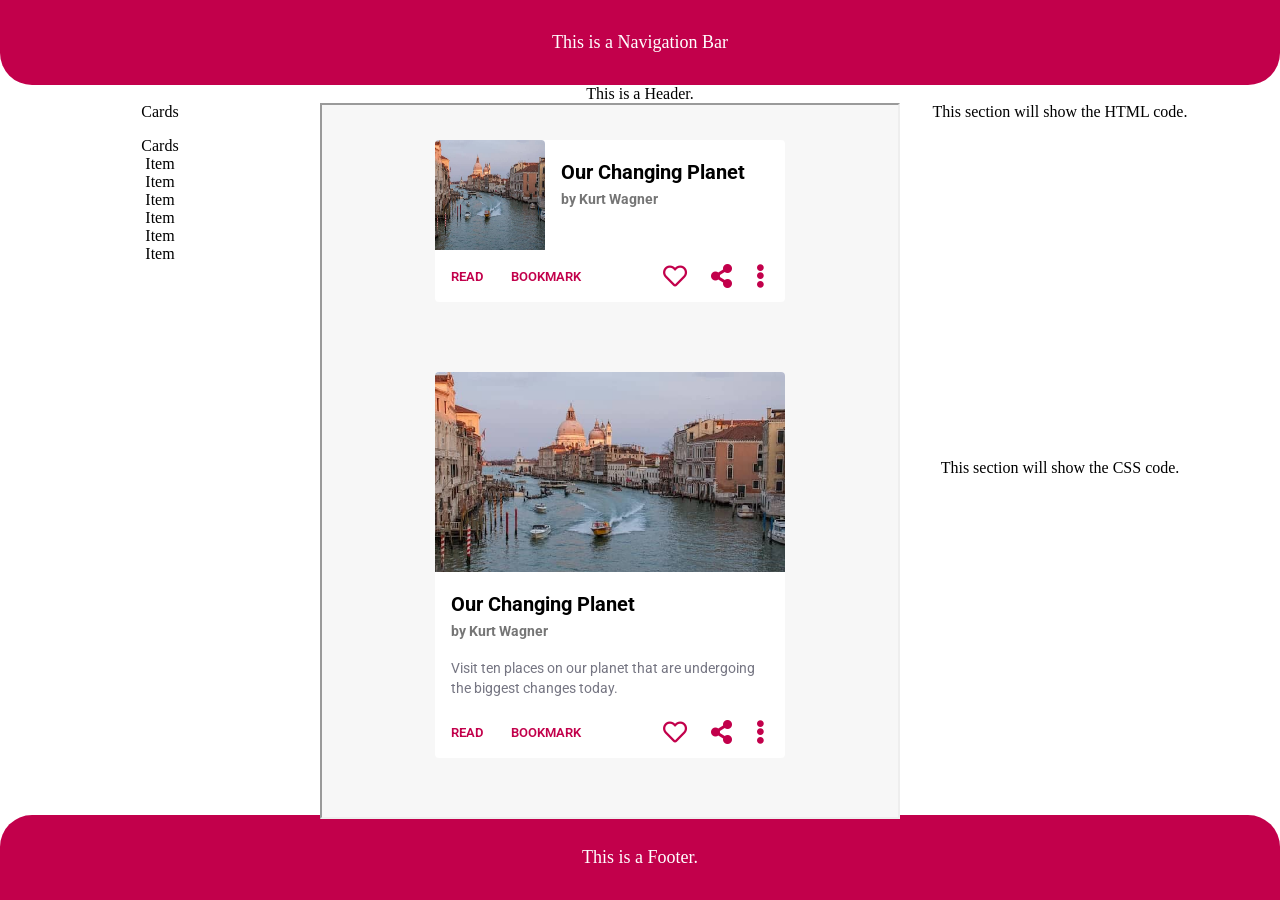
<file: index.html>
<!DOCTYPE html>
<html lang="en">
<head>
    <meta charset="UTF-8">
    <meta http-equiv="X-UA-Compatible" content="IE=edge">
    <meta name="viewport" content="width=device-width, initial-scale=1.0">
    <title>Component Library</title>
    <link href='styles.css' rel='stylesheet'>
</head>
<body>
    <nav class="navigation-bar">This is a Navigation Bar</nav>
    <header class="header">
        This is a Header.
    </header>
    <section class="body-of-website">
        <section class="column library-components">
            <div class="component">Cards</div>
            <ul class="library-components-list">
                <li>Cards</li>
                <li>Item</li>
                <li>Item</li>
                <li>Item</li>
                <li>Item</li>
                <li>Item</li>
                <li>Item</li>
            </ul>    
        </section>
        <iframe class="column library-components-list-variants" src="Cards/Cards.html" title="Cards"></iframe>
        <section class="column library-components-list-variants-code">
            <section class="html-code-sec">
                This section will show the HTML code.
            </section>
            <section class="css-code-sec">
                This section will show the CSS code.
            </section>
        </section>
    </section>
    <footer class="footer">
        This is a Footer.
    </footer>
</body>
</html>
</file>
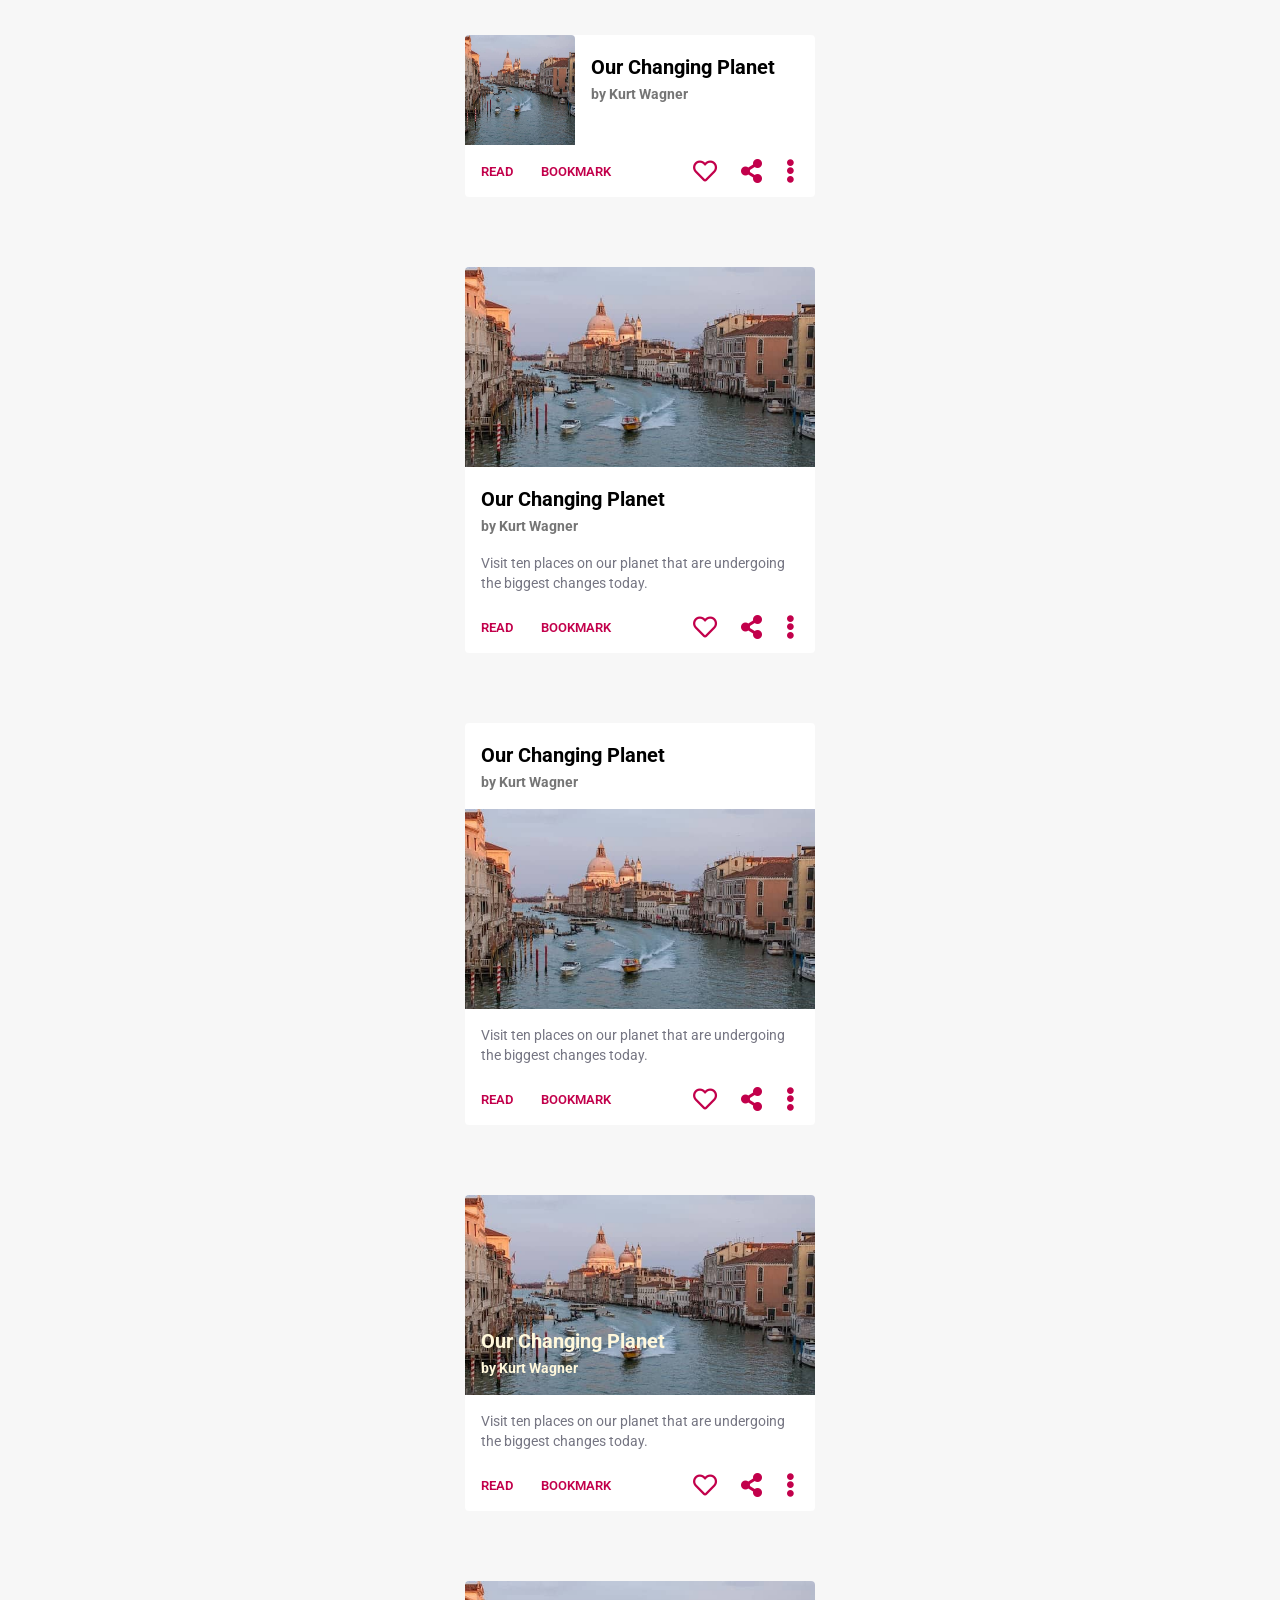
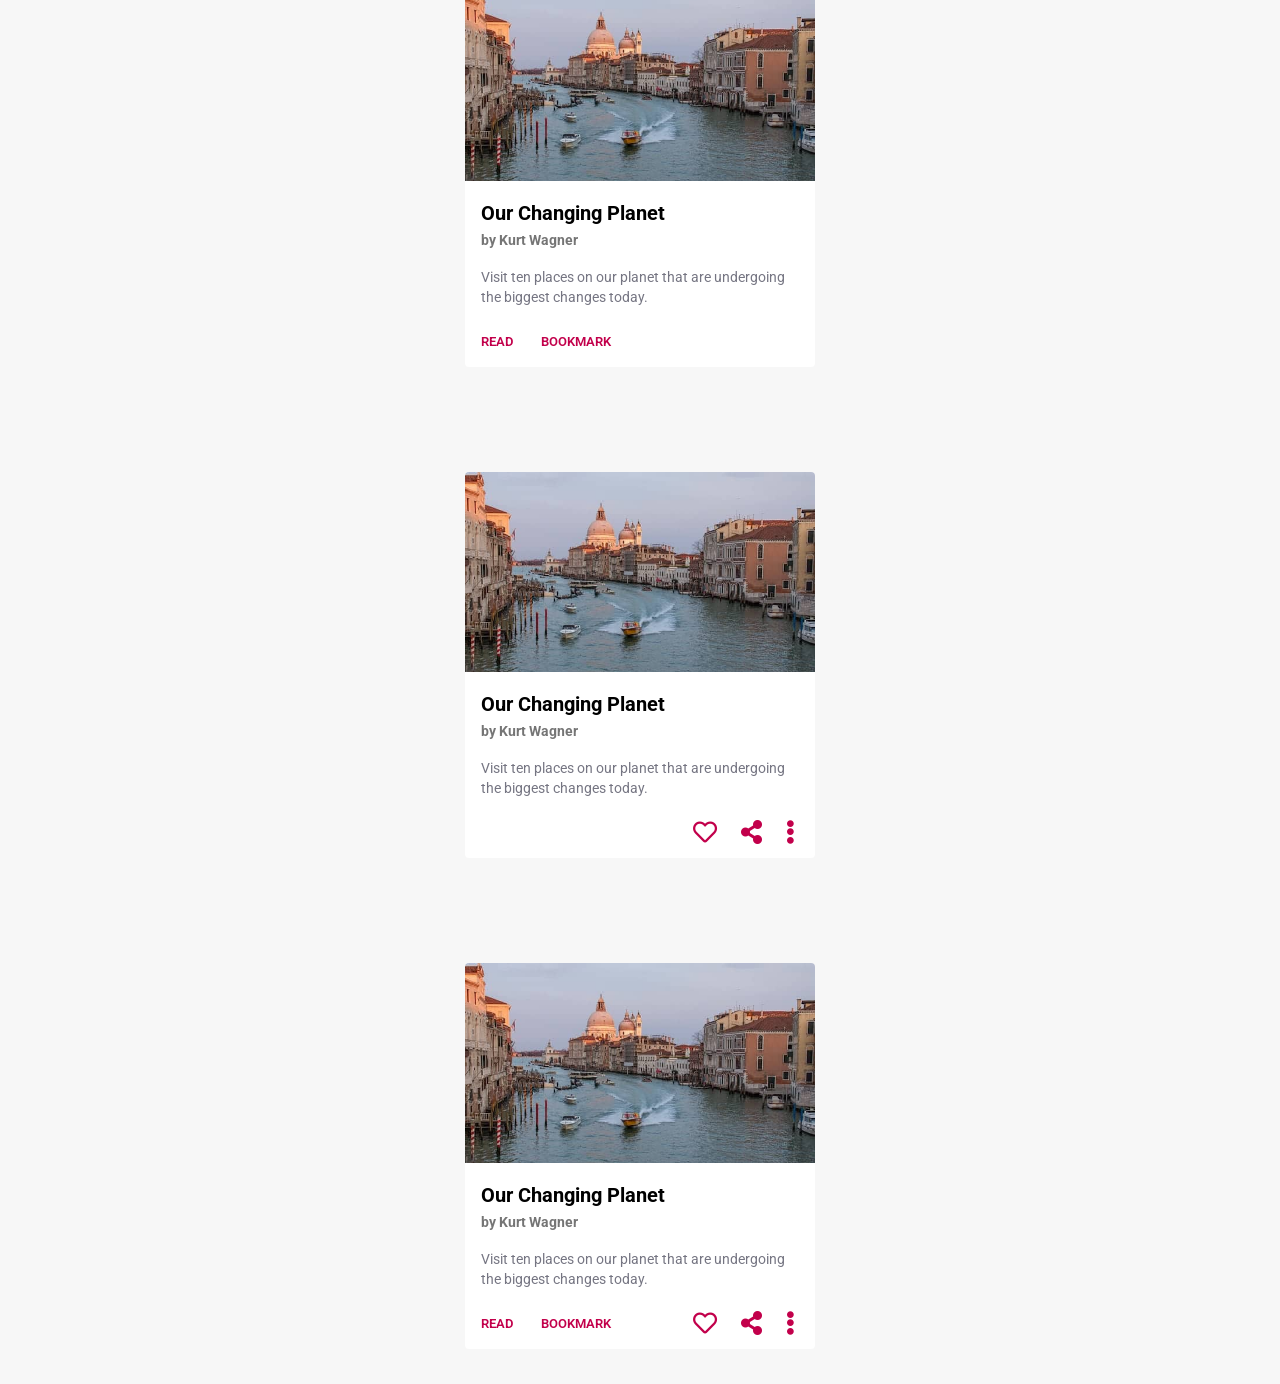
<file: Cards/Cards.html>
<!DOCTYPE html>
<html lang="en">
<head>
    <meta charset="UTF-8">
    <meta http-equiv="X-UA-Compatible" content="IE=edge">
    <meta name="viewport" content="width=device-width, initial-scale=1.0">
    <title>Cards</title>
    <link rel="stylesheet" href="https://pro.fontawesome.com/releases/v5.10.0/css/all.css" integrity="sha384-AYmEC3Yw5cVb3ZcuHtOA93w35dYTsvhLPVnYs9eStHfGJvOvKxVfELGroGkvsg+p" crossorigin="anonymous"/>
    <link href="Cardstyle.css" rel="stylesheet" />
</head>
<body>
    <div class="card1 basic-card">
        <div class="card">
            <img src="images/1.jpg">
            <div class="card-text">
                <h2 class="card-heading">Our Changing Planet</h2>
                <h3 class="card-subheading">by Kurt Wagner</h3>
            </div>
        </div>
        <div class="card-actions">
            <div class="card-buttons">
                <button class="button1">READ</button>
                <button class="button2">BOOKMARK</button>
            </div>
            <div class="card-icons">
                <div>
                    <i class="far fa-heart"></i>
                </div>
                <div><i class="fas fa-share-alt"></i></div>
                <div><i class="fas fa-ellipsis-v"></i></div>
            </div>
        </div>
    </div>

    <!-- card 2 -->
    <div class="card2 big-basic-card">
        <div class="card">
            <div class="card-image"></div>
            <div class="card-text">
                <h2 class="card-heading">Our Changing Planet</h2>
                <h3 class="card-subheading">by Kurt Wagner</h3>
            </div>
            <div class="card-information">
                <p>
                    Visit ten places on our planet that are undergoing the biggest changes today.
                </p>
            </div>
        </div>
        <div class="card-actions">
            <div class="card-buttons">
                <button class="button1">READ</button>
                <button class="button2">BOOKMARK</button>
            </div>
            <div class="card-icons">
                <div>
                    <i class="far fa-heart"></i>
                </div>
                <div><i class="fas fa-share-alt"></i></div>
                <div><i class="fas fa-ellipsis-v"></i></div>
            </div>
        </div>
    </div>

    <!-- card 3 -->
    <div class="card3 big-basic-w-header">
        <div class="card">
            <div class="card-text">
                <h2 class="card-heading">Our Changing Planet</h2>
                <h3 class="card-subheading">by Kurt Wagner</h3>
            </div>
            <div class="card-image"></div>
            <div class="card-information">
                <p>
                    Visit ten places on our planet that are undergoing the biggest changes today.
                </p>
            </div>
        </div>
        <div class="card-actions">
            <div class="card-buttons">
                <button class="button1">READ</button>
                <button class="button2">BOOKMARK</button>
            </div>
            <div class="card-icons">
                <div>
                    <i class="far fa-heart"></i>
                </div>
                <div><i class="fas fa-share-alt"></i></div>
                <div><i class="fas fa-ellipsis-v"></i></div>
            </div>
        </div>
    </div>

    <!-- card 4 -->
    <div class="card4 basic-w-textOmedia">
        <div class="card">
            <div class="for-position">
                <div class="card-image"></div>
                <div class="card-text">
                    <h2 class="card-heading">Our Changing Planet</h2>
                    <h3 class="card-subheading">by Kurt Wagner</h3>
                </div>
            </div>
            <div class="card-information">
                <p>
                    Visit ten places on our planet that are undergoing the biggest changes today.
                </p>
            </div>
        </div>
        <div class="card-actions">
            <div class="card-buttons">
                <button class="button1">READ</button>
                <button class="button2">BOOKMARK</button>
            </div>
            <div class="card-icons">
                <div>
                    <i class="far fa-heart"></i>
                </div>
                <div><i class="fas fa-share-alt"></i></div>
                <div><i class="fas fa-ellipsis-v"></i></div>
            </div>
        </div>
    </div>

    <!-- card 5 -->
    <div class="card5 big-basic-w-onlybuttons">
        <div class="card">
            <div class="card-image"></div>
            <div class="card-text">
                <h2 class="card-heading">Our Changing Planet</h2>
                <h3 class="card-subheading">by Kurt Wagner</h3>
            </div>
            <div class="card-information">
                <p>
                    Visit ten places on our planet that are undergoing the biggest changes today.
                </p>
            </div>
        </div>
        <div class="card-actions">
            <div class="card-buttons">
                <button class="button1">READ</button>
                <button class="button2">BOOKMARK</button>
            </div>
        </div>
    </div>

    <!-- card 6 -->
    <div class="card6 big-basic-w-onlyactions">
        <div class="card2 big-basic-card">
            <div class="card">
                <div class="card-image"></div>
                <div class="card-text">
                    <h2 class="card-heading">Our Changing Planet</h2>
                    <h3 class="card-subheading">by Kurt Wagner</h3>
                </div>
                <div class="card-information">
                    <p>
                        Visit ten places on our planet that are undergoing the biggest changes today.
                    </p>
                </div>
            </div>
            <div class="card-actions">
                <div class="card-icons">
                    <div>
                        <i class="far fa-heart"></i>
                    </div>
                    <div><i class="fas fa-share-alt"></i></div>
                    <div><i class="fas fa-ellipsis-v"></i></div>
                </div>
            </div>
        </div>
    </div>

    <!-- card 7 -->
    <div class="card7 custom-design-card">
        <div class="card">
            <div class="card-image"></div>
            <div class="card-text">
                <h2 class="card-heading">Our Changing Planet</h2>
                <h3 class="card-subheading">by Kurt Wagner</h3>
            </div>
            <div class="card-information">
                <p>
                    Visit ten places on our planet that are undergoing the biggest changes today.
                </p>
            </div>
        </div>
        <div class="card-actions">
            <div class="card-buttons">
                <button class="button1">READ</button>
                <button class="button2">BOOKMARK</button>
            </div>
            <div class="card-icons">
                <div>
                    <i class="far fa-heart"></i>
                </div>
                <div><i class="fas fa-share-alt"></i></div>
                <div><i class="fas fa-ellipsis-v"></i></div>
            </div>
        </div>
    </div>
</body>
</html>
</file>
<file: styles.css>
@import url('https://fonts.googleapis.com/css2?family=Roboto:wght@100;400;500;700;900&display=swap');

:root {
    --primary-color : #c2004b;
    --secondary-color : #eb679a;
    --light-color : #ffeff5;
    --dark-color : #72022d;
}
html {
    height:100%;
}
body {
    margin: 0px;
    text-align: center;
    height:100%;
}
.navigation-bar {
    background-color: var(--primary-color);
    padding: 2rem 1rem;
    color: white;
    font-size: large;
    border-bottom-left-radius: 2rem;
    border-bottom-right-radius: 2rem;
}
.header {
}
.body-of-website {
    display: block;
    margin: auto;
    height: calc(100% - 188px);
}
.column {
    float:left;
}
.library-components {
    height: 100%;
    width : 25%;
}
.library-components-list {
    list-style-type: none;
    padding-inline-start: 0px;
}
.library-components-list .components-items{
    list-style-type: none;
    padding-inline-start: 0px;
}
.library-components-list-variants {
    height: 100%;
    width : 45%;
}
.library-components-list-variants-code {
    height: 100%;
    width : 25%;
}
.html-code-sec, .css-code-sec{
    height: 50%;
}

.footer {
    background-color: var(--primary-color);
    padding: 2rem 1rem;
    color: white;
    font-size: large;
    border-top-left-radius: 2rem;
    border-top-right-radius: 2rem;
}
</file>
<file: Cards/Cardstyle.css>
@import url('https://fonts.googleapis.com/css2?family=Roboto:wght@100;400;500;700;900&display=swap');

:root {
    --primary-color : #c2004b;
    --secondary-color : #eb679a;
    --light-color : #ffeff5;
    --dark-color : #72022d;
}
* {
    margin: 0;
    padding: 0;
    font-family: Roboto;
}
body {
    background-color: #F7F7F7;
    width: 100%;
    height: 100%;
    display: flex;
    flex-direction: column;
    justify-content: center;
    align-items: center;
}
.basic-card {
    display: flex;
    flex-direction: column;
    margin : 35px 0px;
    width: 350px;
}
.basic-card .card {
    border-top-left-radius: 4px;
    border-top-right-radius: 4px;
    background-color: white;
    display: flex;
    flex-direction: row;
    width: 350px; 
    height: 110px;
}
.basic-card .card img {
    height: 110px;
    width: 110px;
    border-top-left-radius: 4px;
    border-top-right-radius: 4px;
}
.basic-card .card .card-text {
    padding: 16px;
}
.basic-card .card .card-text .card-heading {
    font-size : 1.25rem;
    line-height: 2rem;
}
.basic-card .card .card-text .card-subheading {
    font-size: 0.875rem;
    color: #0000008A;
    line-height: 1.375rem;
}
.basic-card .card-actions {
    display: flex;
    justify-content: space-between;
    align-items: center;
    background-color: white;
    padding: 8px;
    border-bottom-left-radius: 4px;
    border-bottom-right-radius: 4px;
}

.basic-card .card-actions button,
.basic-card .card-actions div {
    color: var(--primary-color);
    border: 0px;
    background-color: transparent;
}
.basic-card .card-actions button:hover {
    cursor: pointer;

}
.basic-card .card-actions .card-buttons button {
    height: 36px;
    font-weight: 600;
    padding: 0px 8px;
}
.basic-card .card-actions .card-buttons button:hover {
    background-color: var(--light-color);
}
.basic-card .card-actions .card-buttons .button1 {
    /* margin-left: 10px; */
    margin-right: 8px;
}
.basic-card .card-actions .card-icons {
    display: flex;
    flex-direction: row;
}
.basic-card .card-actions .card-icons div {
    height: 36px;
    display: flex;
    align-items: center;
}
.basic-card .card-actions .card-icons div i{
    margin: 0px;
    font-size: 24px;
    border-radius: 50%;
    padding: 0px 12px;
}
.basic-card .card-actions .card-icons div i:hover:before {
    opacity: 0.96;
}
.basic-card .card-actions .card-icons div:hover {
    background-color: var(--light-color);
    cursor: pointer;
}


/* Card 2 */
.big-basic-card {
    margin: 35px 0px;
    width: 350px;
}
.big-basic-card .card {
    border-top-left-radius: 4px;
    border-top-right-radius: 4px;
    background-color: white;
}
.big-basic-card .card .card-image {
    width: 350px;
    background-image: url(./images/1.jpg);
    background-size: cover;
    height: 12.5rem;
    border-top-left-radius: 4px;
    border-top-right-radius: 4px;
}
.big-basic-card .card .card-text {
    padding: 16px;
}
.big-basic-card .card .card-text .card-heading {
    /* font-size : 20px; */
    font-size: 1.25rem;
    line-height: 2rem;
}
.big-basic-card .card .card-text .card-subheading {
    line-height: 1.375rem;
    font-size: 0.875rem;
    color : #0000008A;
}
.big-basic-card .card .card-information {
    color: rgb(117 117 130);
    padding: 0 16px 8px;
    font-size: 14px;
    line-height: 20px;
}
.big-basic-card .card-actions {
    display: flex;
    justify-content: space-between;
    align-items: center;
    background-color: white;
    padding: 8px;
    border-bottom-left-radius: 4px;
    border-bottom-right-radius: 4px;
}
.big-basic-card .card-actions button,
.big-basic-card .card-actions div {
    color: var(--primary-color);
    border: 0px;
    background-color: transparent;
}
.big-basic-card .card-actions button:hover {
    cursor: pointer;

}
.big-basic-card .card-actions .card-buttons button {
    height: 36px;
    font-weight: 600;
    padding: 0px 8px;
}
.big-basic-card .card-actions .card-buttons button:hover {
    background-color: var(--light-color);
}
.big-basic-card .card-actions .card-buttons .button1 {
    /* margin-left: 10px; */
    margin-right: 8px;
}
.big-basic-card .card-actions .card-icons {
    display: flex;
    flex-direction: row;
}
.big-basic-card .card-actions .card-icons div {
    height: 36px;
    display: flex;
    align-items: center;
}
.big-basic-card .card-actions .card-icons div i{
    margin: 0px;
    font-size: 24px;
    border-radius: 50%;
    padding: 0px 12px;
}
.big-basic-card .card-actions .card-icons div i:hover:before {
    opacity: 0.96;
}
.big-basic-card .card-actions .card-icons div:hover {
    background-color: var(--light-color);
    cursor: pointer;
}


/* card 3 */
.big-basic-w-header {
    margin: 35px 0px;
    width: 350px;
}
.big-basic-w-header .card {
    border-top-left-radius: 4px;
    border-top-right-radius: 4px;
    background-color: white;
}
.big-basic-w-header .card .card-image {
    width: 350px;
    background-image: url(./images/1.jpg);
    background-size: cover;
    height: 12.5rem;
}
.big-basic-w-header .card .card-text {
    padding: 16px;
}
.big-basic-w-header .card .card-text .card-heading {
    /* font-size : 20px; */
    font-size: 1.25rem;
    line-height: 2rem;
}
.big-basic-w-header .card .card-text .card-subheading {
    line-height: 1.375rem;
    font-size: 0.875rem;
    color: #0000008A;
}
.big-basic-w-header .card .card-information {
    color: rgb(117 117 130);
    padding: 16px 16px 8px;
    font-size: 14px;
    line-height: 20px;
}
.big-basic-w-header .card-actions {
    display: flex;
    justify-content: space-between;
    align-items: center;
    background-color: white;
    padding: 8px;
    border-bottom-left-radius: 4px;
    border-bottom-right-radius: 4px;
}
.big-basic-w-header .card-actions button,
.big-basic-w-header .card-actions div {
    color: var(--primary-color);
    border: 0px;
    background-color: transparent;
}
.big-basic-w-header .card-actions button:hover {
    cursor: pointer;
}
.big-basic-w-header .card-actions .card-buttons button {
    height: 36px;
    font-weight: 600;
    padding: 0px 8px;
}
.big-basic-w-header .card-actions .card-buttons button:hover {
    background-color: var(--light-color);
}
.big-basic-w-header .card-actions .card-buttons .button1 {
    /* margin-left: 10px; */
    margin-right: 8px;
}
.big-basic-w-header .card-actions .card-icons {
    display: flex;
    flex-direction: row;
}
.big-basic-w-header .card-actions .card-icons div {
    height: 36px;
    display: flex;
    align-items: center;
}
.big-basic-w-header .card-actions .card-icons div i{
    margin: 0px;
    font-size: 24px;
    border-radius: 50%;
    padding: 0px 12px;
}
.big-basic-w-header .card-actions .card-icons div i:hover:before {
    opacity: 0.96;
}
.big-basic-w-header .card-actions .card-icons div:hover {
    background-color: var(--light-color);
    cursor: pointer;
}

/* Card 4 */
.basic-w-textOmedia {
    margin: 35px 0px;
    width: 350px;
}
.basic-w-textOmedia .card {
    border-top-left-radius: 4px;
    border-top-right-radius: 4px;
    background-color: white;
}
.basic-w-textOmedia .card .for-position {
    position: relative;
}
.basic-w-textOmedia .card .for-position .card-image {
    width: 350px;
    background-image: url(./images/1.jpg);
    background-size: cover;
    height: 12.5rem;
    border-top-left-radius: 4px;
    border-top-right-radius: 4px;
}
.basic-w-textOmedia .card .for-position .card-text {
    padding: 16px;
    position: absolute;
    left: 0px;
    right: 0px;
    bottom: 0px;
    color: cornsilk;
}
.basic-w-textOmedia .card .for-position .card-text .card-heading {
    /* font-size : 20px; */
    font-size: 1.25rem;
    line-height: 2rem;
}
.basic-w-textOmedia .card .for-position .card-text .card-subheading {
    line-height: 1.375rem;
    font-size: 0.875rem;
}
.basic-w-textOmedia .card .card-information {
    color: rgb(117 117 130);
    padding: 16px 16px 8px;
    font-size: 14px;
    line-height: 20px;
}
.basic-w-textOmedia .card-actions {
    display: flex;
    justify-content: space-between;
    align-items: center;
    background-color: white;
    padding: 8px;
    border-bottom-left-radius: 4px;
    border-bottom-right-radius: 4px;
}
.basic-w-textOmedia .card-actions button,
.basic-w-textOmedia .card-actions div {
    color: var(--primary-color);
    border: 0px;
    background-color: transparent;
}
.basic-w-textOmedia .card-actions button:hover {
    cursor: pointer;

}
.basic-w-textOmedia .card-actions .card-buttons button {
    height: 36px;
    font-weight: 600;
    padding: 0px 8px;
}
.basic-w-textOmedia .card-actions .card-buttons button:hover {
    background-color: var(--light-color);
}
.basic-w-textOmedia .card-actions .card-buttons .button1 {
    /* margin-left: 10px; */
    margin-right: 8px;
}
.basic-w-textOmedia .card-actions .card-icons {
    display: flex;
    flex-direction: row;
}
.basic-w-textOmedia .card-actions .card-icons div {
    height: 36px;
    display: flex;
    align-items: center;
}
.basic-w-textOmedia .card-actions .card-icons div i{
    margin: 0px;
    font-size: 24px;
    border-radius: 50%;
    padding: 0px 12px;
}
.basic-w-textOmedia .card-actions .card-icons div i:hover:before {
    opacity: 0.96;
}
.basic-w-textOmedia .card-actions .card-icons div:hover {
    background-color: var(--light-color);
    cursor: pointer;
}

/* Card 5 */
.big-basic-w-onlybuttons {
    margin: 35px 0px;
    width: 350px;
}
.big-basic-w-onlybuttons .card {
    border-top-left-radius: 4px;
    border-top-right-radius: 4px;
    background-color: white;
}
.big-basic-w-onlybuttons .card .card-image {
    width: 350px;
    background-image: url(./images/1.jpg);
    background-size: cover;
    height: 12.5rem;
    border-top-left-radius: 4px;
    border-top-right-radius: 4px;
}
.big-basic-w-onlybuttons .card .card-text {
    padding: 16px;
}
.big-basic-w-onlybuttons .card .card-text .card-heading {
    /* font-size : 20px; */
    font-size: 1.25rem;
    line-height: 2rem;
}
.big-basic-w-onlybuttons .card .card-text .card-subheading {
    line-height: 1.375rem;
    font-size: 0.875rem;
    color : #0000008A;
}
.big-basic-w-onlybuttons .card .card-information {
    color: rgb(117 117 130);
    padding: 0 16px 8px;
    font-size: 14px;
    line-height: 20px;
}
.big-basic-w-onlybuttons .card-actions {
    display: flex;
    justify-content: space-between;
    align-items: center;
    background-color: white;
    padding: 8px;
    border-bottom-left-radius: 4px;
    border-bottom-right-radius: 4px;
}
.big-basic-w-onlybuttons .card-actions button,
.big-basic-w-onlybuttons .card-actions div {
    color: var(--primary-color);
    border: 0px;
    background-color: transparent;
}
.big-basic-w-onlybuttons .card-actions button:hover {
    cursor: pointer;

}
.big-basic-w-onlybuttons .card-actions .card-buttons button {
    height: 36px;
    font-weight: 600;
    padding: 0px 8px;
}
.big-basic-w-onlybuttons .card-actions .card-buttons button:hover {
    background-color: var(--light-color);
}
.big-basic-w-onlybuttons .card-actions .card-buttons .button1 {
    /* margin-left: 10px; */
    margin-right: 8px;
}

/* card 6 */
.big-basic-w-onlyactions {
    margin: 35px 0px;
    width: 350px;
}
.big-basic-w-onlyactions .card {
    border-top-left-radius: 4px;
    border-top-right-radius: 4px;
    background-color: white;
}
.big-basic-w-onlyactions .card .card-image {
    width: 350px;
    background-image: url(./images/1.jpg);
    background-size: cover;
    height: 12.5rem;
    border-top-left-radius: 4px;
    border-top-right-radius: 4px;
}
.big-basic-w-onlyactions .card .card-text {
    padding: 16px;
}
.big-basic-w-onlyactions .card .card-text .card-heading {
    /* font-size : 20px; */
    font-size: 1.25rem;
    line-height: 2rem;
}
.big-basic-w-onlyactions .card .card-text .card-subheading {
    line-height: 1.375rem;
    font-size: 0.875rem;
    color : #0000008A;
}
.big-basic-w-onlyactions .card .card-information {
    color: rgb(117 117 130);
    padding: 0 16px 8px;
    font-size: 14px;
    line-height: 20px;
}
.big-basic-w-onlyactions .card-actions {
    display: flex;
    justify-content: flex-end;
    align-items: center;
    background-color: white;
    padding: 8px;
    border-bottom-left-radius: 4px;
    border-bottom-right-radius: 4px;
}
.big-basic-w-onlyactions .card-actions div {
    color: var(--primary-color);
    border: 0px;
    background-color: transparent;
}

.big-basic-w-onlyactions .card-actions .card-icons {
    display: flex;
    flex-direction: row;
}
.big-basic-w-onlyactions .card-actions .card-icons div {
    height: 36px;
    display: flex;
    align-items: center;
}
.big-basic-w-onlyactions .card-actions .card-icons div i{
    margin: 0px;
    font-size: 24px;
    border-radius: 50%;
    padding: 0px 12px;
}
.big-basic-w-onlyactions .card-actions .card-icons div i:hover:before {
    opacity: 0.96;
}
.big-basic-w-onlyactions .card-actions .card-icons div:hover {
    background-color: var(--light-color);
    cursor: pointer;
}

/* card 7 */
.custom-design-card {
    margin: 35px 0px;
    width: 350px;
}
.custom-design-card .card {
    border-top-left-radius: 4px;
    border-top-right-radius: 4px;
    background-color: white;
}
.custom-design-card .card .card-image {
    width: 350px;
    background-image: url(./images/1.jpg);
    background-size: cover;
    height: 12.5rem;
    border-top-left-radius: 4px;
    border-top-right-radius: 4px;
}
.custom-design-card .card .card-text {
    padding: 16px;
}
.custom-design-card .card .card-text .card-heading {
    /* font-size : 20px; */
    font-size: 1.25rem;
    line-height: 2rem;
}
.custom-design-card .card .card-text .card-subheading {
    line-height: 1.375rem;
    font-size: 0.875rem;
    color : #0000008A;
}
.custom-design-card .card .card-information {
    color: rgb(117 117 130);
    padding: 0 16px 8px;
    font-size: 14px;
    line-height: 20px;
}
.custom-design-card .card-actions {
    display: flex;
    justify-content: space-between;
    align-items: center;
    background-color: white;
    padding: 8px;
    border-bottom-left-radius: 4px;
    border-bottom-right-radius: 4px;
}
.custom-design-card .card-actions button,
.custom-design-card .card-actions div {
    color: var(--primary-color);
    border: 0px;
    background-color: transparent;
}
.custom-design-card .card-actions button:hover {
    cursor: pointer;

}
.custom-design-card .card-actions .card-buttons button {
    height: 36px;
    font-weight: 600;
    padding: 0px 8px;
}
.custom-design-card .card-actions .card-buttons button:hover {
    background-color: var(--primary-color);
    color: white;
}
.custom-design-card .card-actions .card-buttons .button1 {
    /* margin-left: 10px; */
    margin-right: 8px;
}
.custom-design-card .card-actions .card-icons {
    display: flex;
    flex-direction: row;
}
.custom-design-card .card-actions .card-icons div {
    height: 36px;
    display: flex;
    align-items: center;
}
.custom-design-card .card-actions .card-icons div i{
    margin: 0px;
    font-size: 24px;
    border-radius: 50%;
    padding: 0px 12px;
}
.custom-design-card .card-actions .card-icons div i:hover:before {
    opacity: 0.96;
}
.custom-design-card .card-actions .card-icons div:hover {
    background-color: var(--primary-color);
    color: white;
    cursor: pointer;
}
</file>
